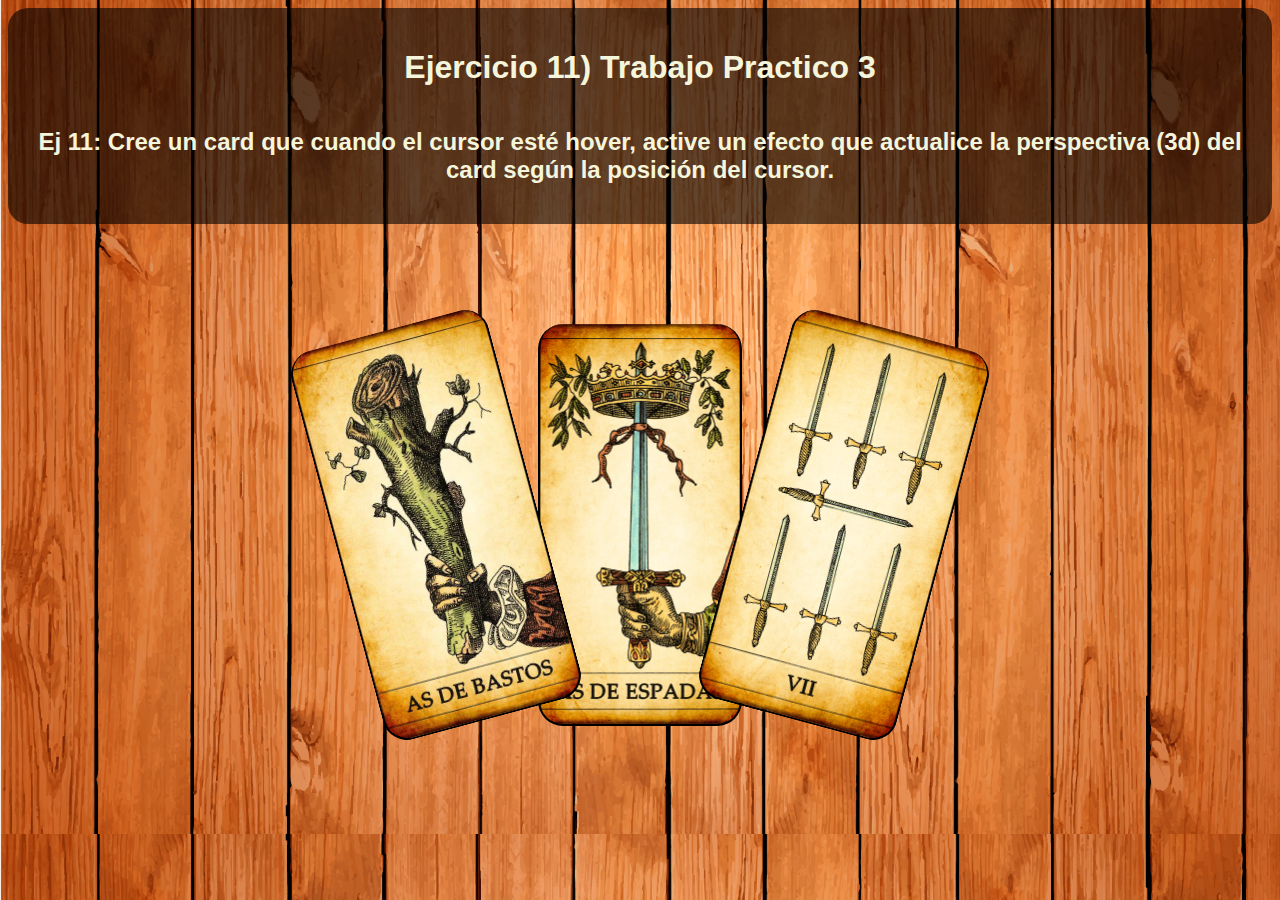
<file: ej11/index.html>
<!DOCTYPE html
    PUBLIC "-//W3C//DTD XHTML 1.0 Transitional//EN" "http://www.w3.org/TR/xhtml1/DTD/xhtml1-transitional.dtd">
<html xmlns="http://www.w3.org/1999/xhtml">

<head>
    <meta http-equiv="Content-Type" content="text/html; charset=utf-8" />
    <link rel="stylesheet" href="ej11.css">
    <title>Item 3) Trabajo Practico Especial 2</title>
</head>

<body onload="main()" class="body_container">

    <div class="data_container">
        <h1>Ejercicio 11) Trabajo Practico 3</h1>

        <h2>Ej 11: Cree un card que cuando el cursor esté hover, active un efecto que actualice la
            perspectiva (3d) del card según la posición del cursor.</h2>
    </div>



    <div class="cards_container">
        <div class="card ancho_basto">
        </div>
        <div class="card ancho_espada">
        </div>
        <div class="card siete_espada">
        </div>
    </div>


    <script src="/js/ej11.js"></script>
</body>



</html>
</file>
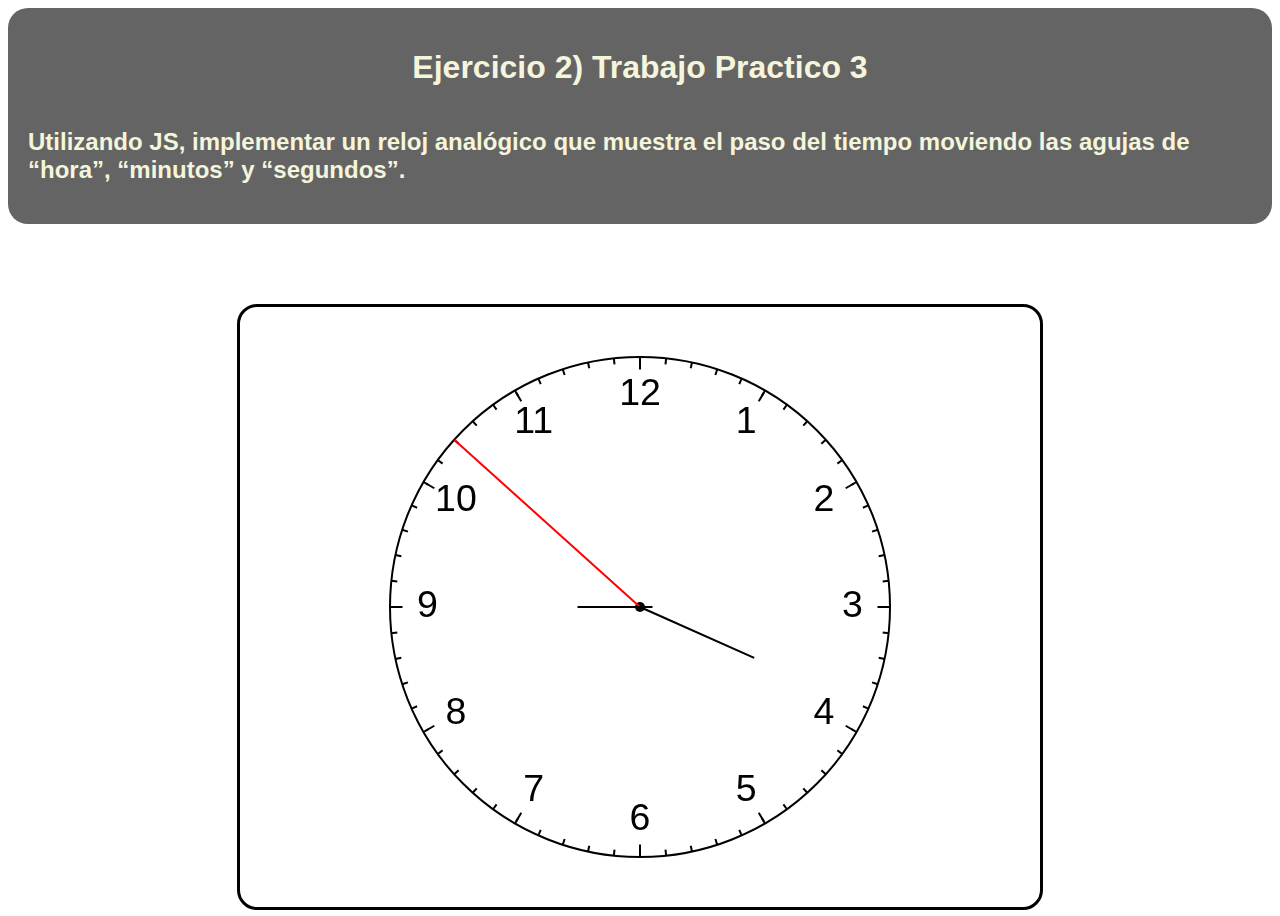
<file: ej2-canvas/index.html>
<!DOCTYPE html
    PUBLIC "-//W3C//DTD XHTML 1.0 Transitional//EN" "http://www.w3.org/TR/xhtml1/DTD/xhtml1-transitional.dtd">
<html xmlns="http://www.w3.org/1999/xhtml">

<head>
    <meta http-equiv="Content-Type" content="text/html; charset=utf-8" />
    <link rel="stylesheet" href="ej2.css">
    <title>Item 1) Trabajo Practico Especial 2</title>
</head>

<body onload="main()" class="container">

    <div class="data_container">
        <h1>Ejercicio 2) Trabajo Practico 3</h1>

        <h2>
            Utilizando JS, implementar un reloj analógico que muestra el paso del tiempo
            moviendo las agujas de “hora”, “minutos” y “segundos”.
        </h2>
    </div>
    <canvas id="canvas" class="canvas" width="800" height="600">

    </canvas>
    <script src="/js/ej2-canvas.js"></script>

</body>

</html>
</file>
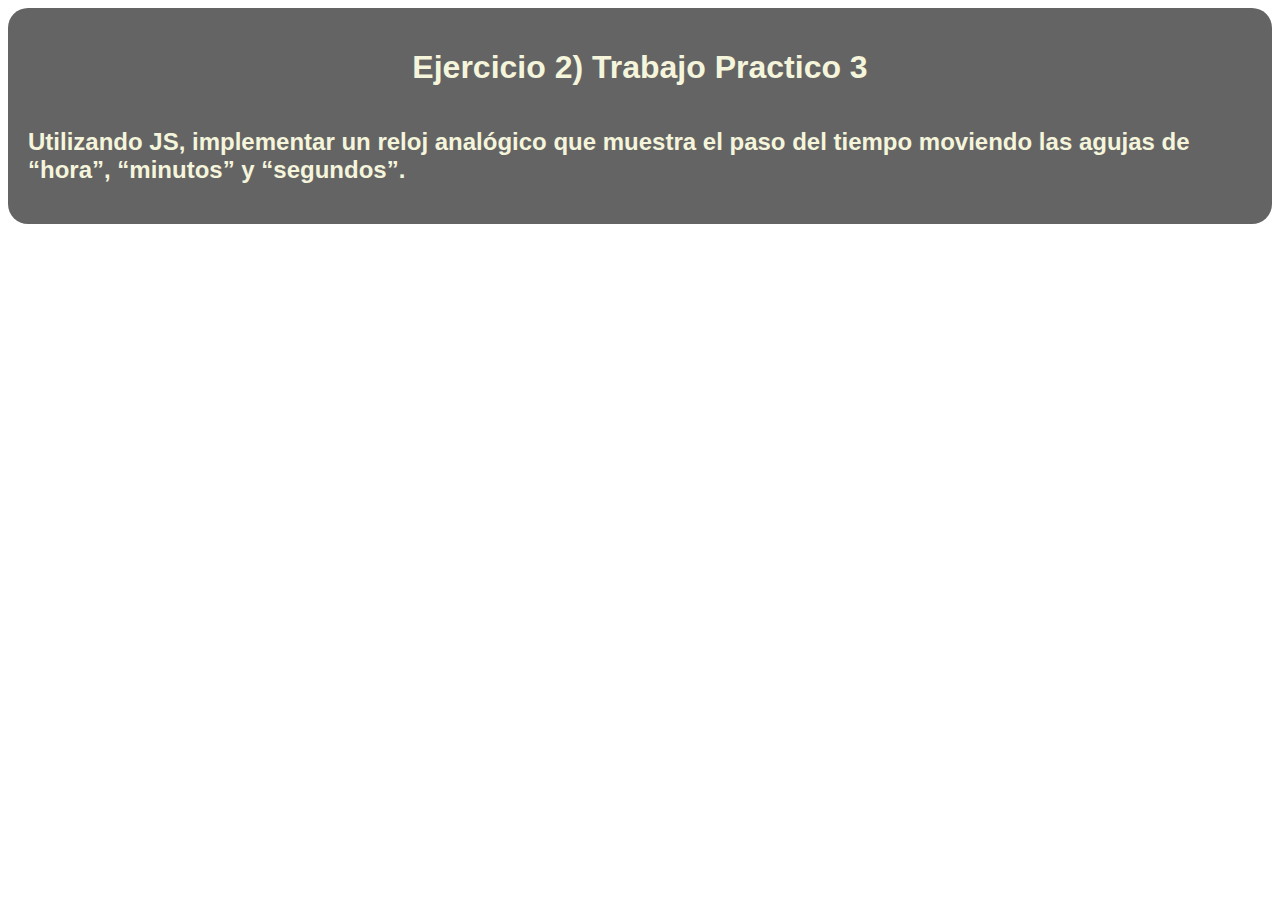
<file: ej2/index.html>
<!DOCTYPE html
    PUBLIC "-//W3C//DTD XHTML 1.0 Transitional//EN" "http://www.w3.org/TR/xhtml1/DTD/xhtml1-transitional.dtd">
<html xmlns="http://www.w3.org/1999/xhtml">

<head>
    <meta http-equiv="Content-Type" content="text/html; charset=utf-8" />
    <link rel="stylesheet" href="ej2.css">
    <title>Item 1) Trabajo Practico Especial 2</title>
</head>

<body onload="main()" class="container">

    <div class="data_container">
        <h1>Ejercicio 2) Trabajo Practico 3</h1>

        <h2>
            Utilizando JS, implementar un reloj analógico que muestra el paso del tiempo
            moviendo las agujas de “hora”, “minutos” y “segundos”.
        </h2>
    </div>
    <canvas id="canvas" class="canvas" width="800" height="600">

    </canvas>
    <script src="/js/ej2.js"></script>

</body>

</html>
</file>
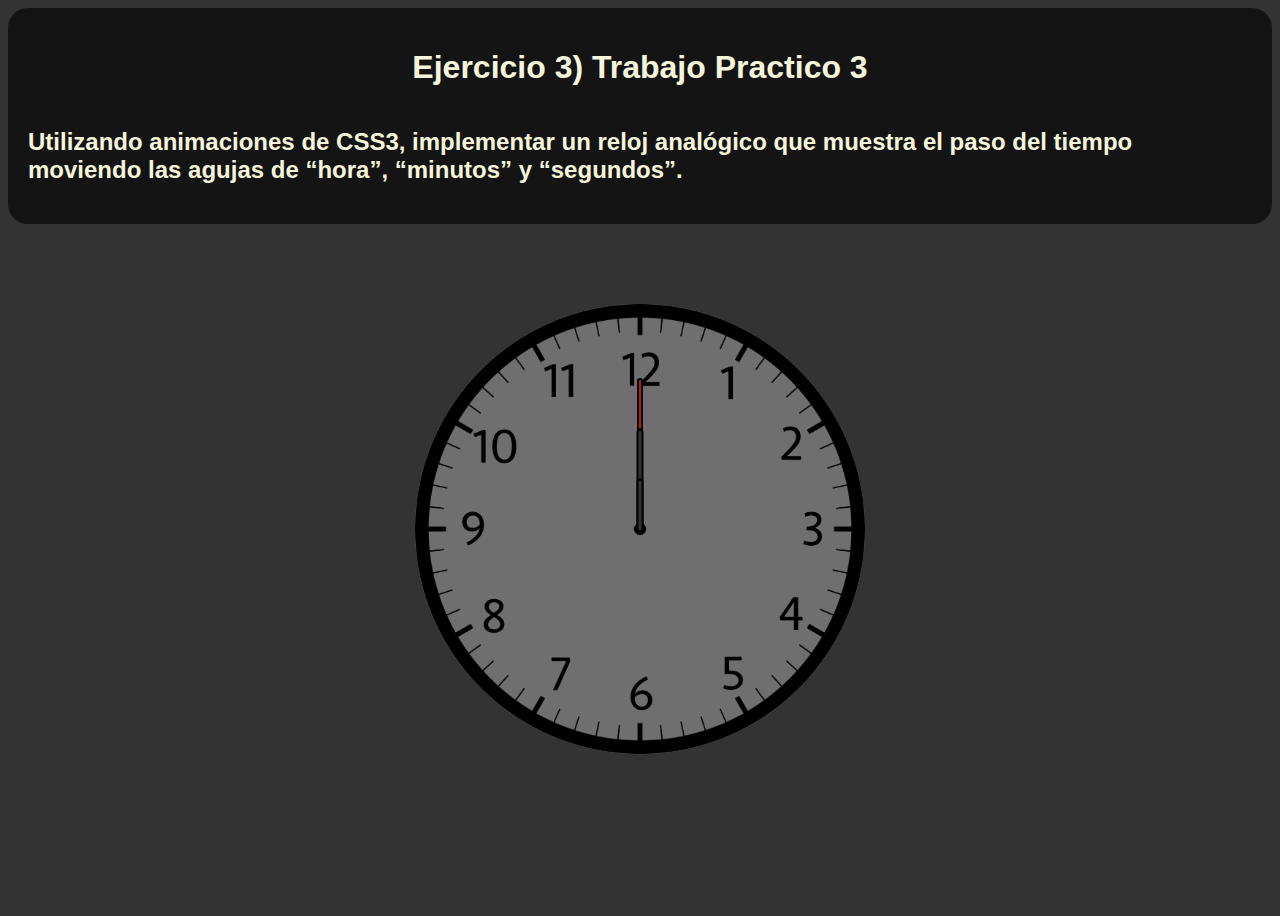
<file: ej3/index.html>
<!DOCTYPE html
    PUBLIC "-//W3C//DTD XHTML 1.0 Transitional//EN" "http://www.w3.org/TR/xhtml1/DTD/xhtml1-transitional.dtd">
<html xmlns="http://www.w3.org/1999/xhtml">

<head>
    <meta http-equiv="Content-Type" content="text/html; charset=utf-8" />
    <link rel="stylesheet" href="ej3.css">
    <title>Item 2) Trabajo Practico Especial 2</title>
</head>

<body onload="main()" class="body_container">

    <div class="data_container">
        <h1>Ejercicio 3) Trabajo Practico 3</h1>

        <h2>Utilizando animaciones de CSS3, implementar un reloj analógico que muestra el
            paso del tiempo moviendo las agujas de “hora”, “minutos” y “segundos”.</h2>

    </div>
    <div class="clock_container">
        <div class="cyrcle_container">

            <div class="cyrcle">

                <div class="hand seg_hand"></div>
                <div class="hand min_hand"></div>
                <div class="hand hour_hand"></div>

            </div>

        </div>
    </div>
</body>



</html>
</file>
<file: ej11/ej11.css>
body{
    background-image: url(/img/fondo.png);
    background-size: cover;
    color: bisque;
}

.body_container{
    text-align: center;
    display: flex;
    flex-direction: column;
    justify-content: center;
    align-items: center;
}

.cards_container{
    display: flex;
    margin-top: 100px;
    margin-bottom: 100px;
}

.card{
    width: 200px;
    height: 400px;
    border: 2px solid black;
    border-top: 0px;
    border-radius: 25px;
    transition: box-shadow .2s, transform .2s;
}

.ancho_basto{
    background: url(/img/ancho_de_basto.jpg) no-repeat center;
    background-size: cover;
    rotate: -15deg;
}
.ancho_espada{
    background: url(/img/ancho_de_espadas.png) no-repeat center;
    background-size: cover;
    
}
.siete_espada{
    background: url(/img/7_de_espadas.png) no-repeat center;
    background-size: cover;
    rotate: 15deg;
}

.card:hover {
    box-shadow: 0px 0px 50px rgba(0,0,01);
    z-index: 1;
}

.data_container{
    border-radius: 20px;
    font-family: Verdana, Geneva, Tahoma, sans-serif;
    background-color: rgba(0, 0, 0, 0.608);
    color: beige;
    display: flex;
    flex-direction: column;
    align-items: center;
    padding: 20px;
}
</file>
<file: ej2-canvas/ej2.css>
body{
  font-family: Arial, Helvetica, sans-serif;
}

.canvas {
  border: 3px solid black;
  border-radius: 20px;

}

.container{
  display: flex;
  flex-direction: column;
  gap: 80px;
  align-items: center;
  height: 100vh;
}

.data_container{
  border-radius: 20px;
  font-family: Verdana, Geneva, Tahoma, sans-serif;
  background-color: rgba(0, 0, 0, 0.608);
  color: beige;
  display: flex;
  flex-direction: column;
  align-items: center;
  padding: 20px;
}
</file>
<file: ej2/ej2.css>
.body_container{
    display: flex;
    flex-direction: column;
    gap: 80px;
    align-items: center;
    height: 100vh;
    font-family: Arial, Helvetica, sans-serif;
    background-color: #333333;
}
.clock_container{
    height: 100%;
    padding-bottom: 100px;
}
.cyrcle_container{
    width: 450px;
    height: 450px;
    border-radius: 50%;
    display: flex;
    justify-content: center;
    align-items: center ;
}
.cyrcle{
    background-color: #6f6f6f;
    background-image: url(/img/relojcss.png);
    background-position: center center;
    background-size: contain;
    position: absolute;
    border-radius: 50%;
    width: 450px;
    height: 450px;
    display: flex;
}
.hand {
    top: 50%;
    right: 50%;
    height: 3px;
    background: #333333;
    position: absolute;
    border: 2px solid black;
    border-radius: 6px;
    transform-origin: 100%;
    transform: rotate(90deg);
    transition-timing-function: cubic-bezier(0.1, 2.7, 0.58, 1);
}
.hand.seg_hand{
    width: 150px;
    background: #cb0d20;
    height: 2px;
}
.hand.min_hand{
    width: 100px;
}
.hand.hour_hand{
    width: 50px;
}

.data_container{
    border-radius: 20px;
    font-family: Verdana, Geneva, Tahoma, sans-serif;
    background-color: rgba(0, 0, 0, 0.608);
    color: beige;
    display: flex;
    flex-direction: column;
    align-items: center;
    padding: 20px;
}
</file>
<file: ej3/ej3.css>
.body_container{
    display: flex;
    flex-direction: column;
    gap: 80px;
    align-items: center;
    height: 100vh;
    font-family: Arial, Helvetica, sans-serif;
    background-color: #333333;
}
.clock_container{
    height: 100%;
    padding-bottom: 100px;
}
.cyrcle_container{
    width: 450px;
    height: 450px;
    border-radius: 50%;
    display: flex;
    justify-content: center;
    align-items: center ;
}
.cyrcle{
    background-color: #6f6f6f;
    background-image: url(/img/relojcss.png);
    background-position: center center;
    background-size: contain;
    position: absolute;
    border-radius: 50%;
    width: 450px;
    height: 450px;
    display: flex;
}
.hand {
    top: 50%;
    right: 50%;
    height: 3px;
    background: #333333;
    position: absolute;
    border: 2px solid black;
    border-radius: 6px;
    transform-origin: 100%;
    transform: rotate(90deg);
    transition-timing-function: cubic-bezier(0.1, 2.7, 0.58, 1);
}
.hand.seg_hand{
    width: 150px;
    background: #cb0d20;
    height: 2px;
    animation: rotateHand 60s linear;
}
.hand.min_hand{
    width: 100px;
    animation: rotateHand 3600s linear;
}
.hand.hour_hand{
    width: 50px;
    animation: rotateHand 86400s linear;
}

.data_container{
    border-radius: 20px;
    font-family: Verdana, Geneva, Tahoma, sans-serif;
    background-color: rgba(0, 0, 0, 0.608);
    color: beige;
    display: flex;
    flex-direction: column;
    align-items: center;
    padding: 20px;
}

@keyframes rotateHand {
from{
    rotate: 0deg;
}
    to {
        rotate: 360deg;
    }
}
</file>
